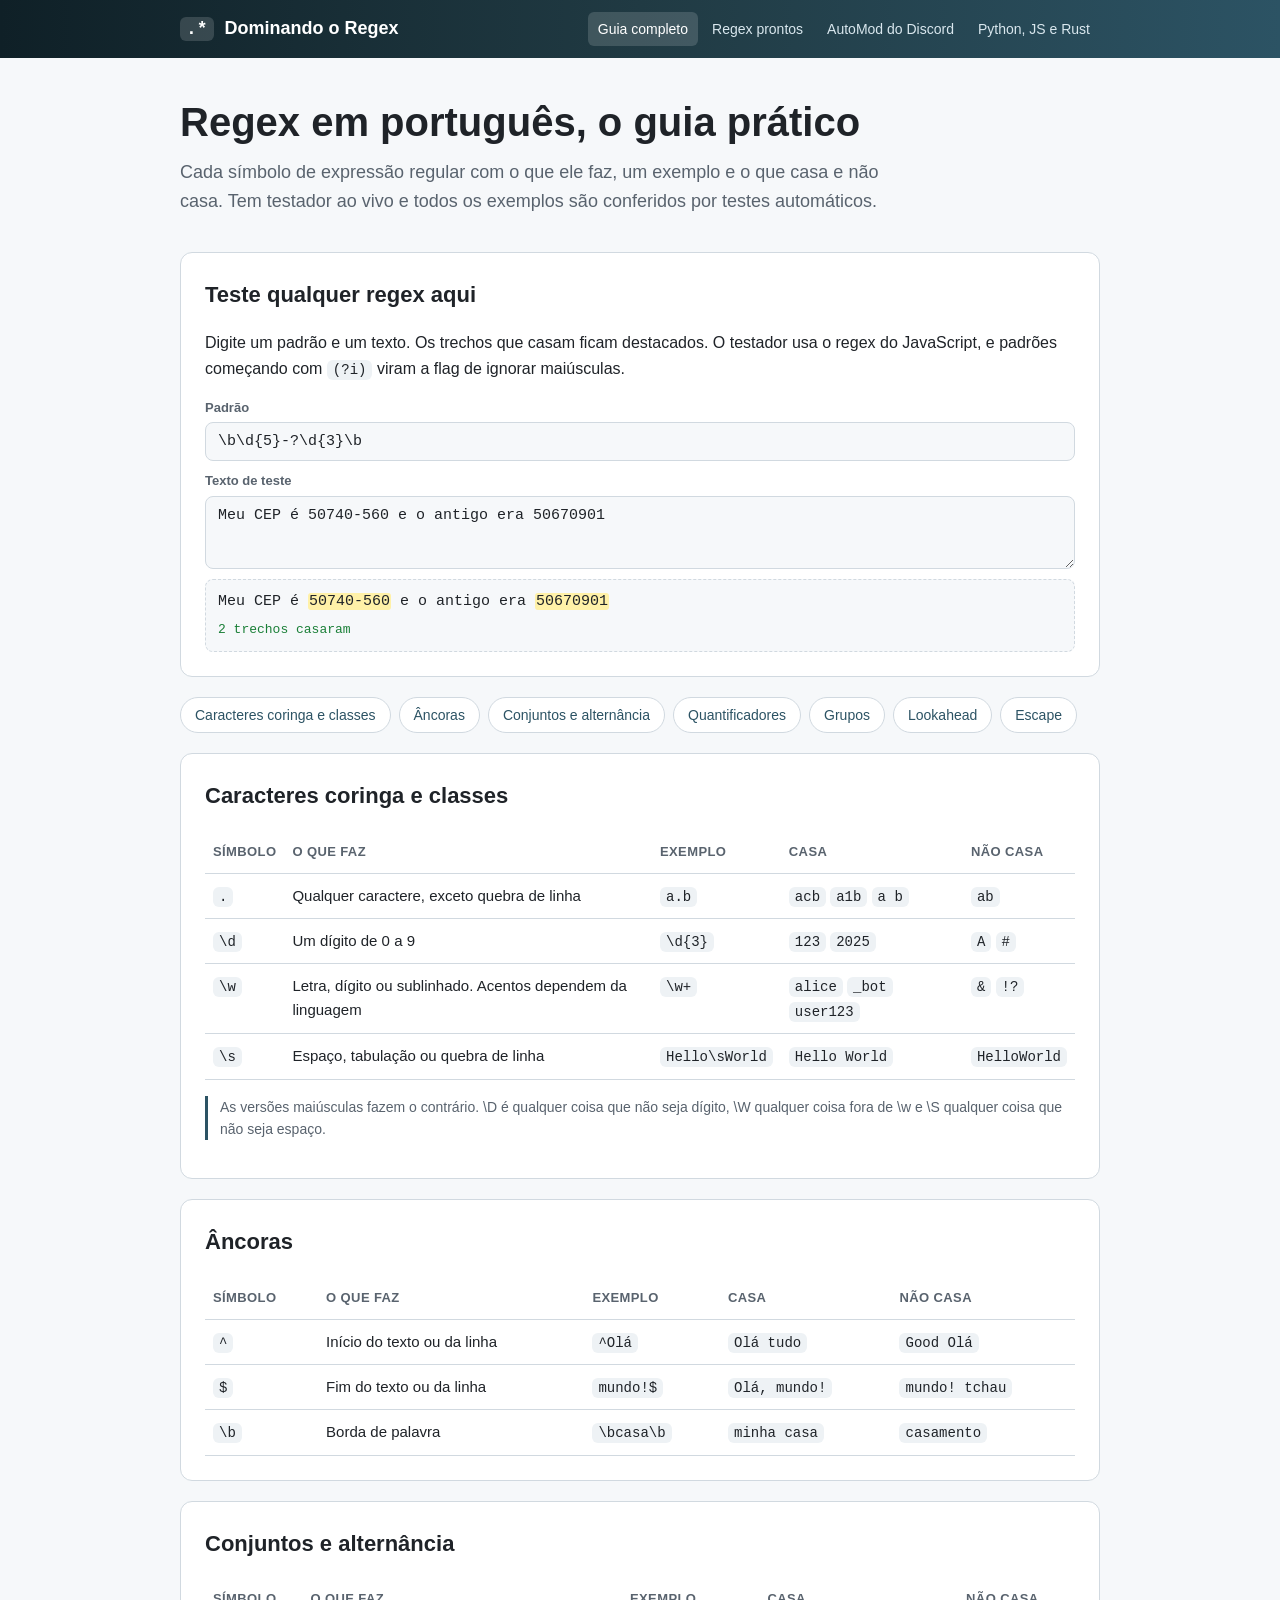
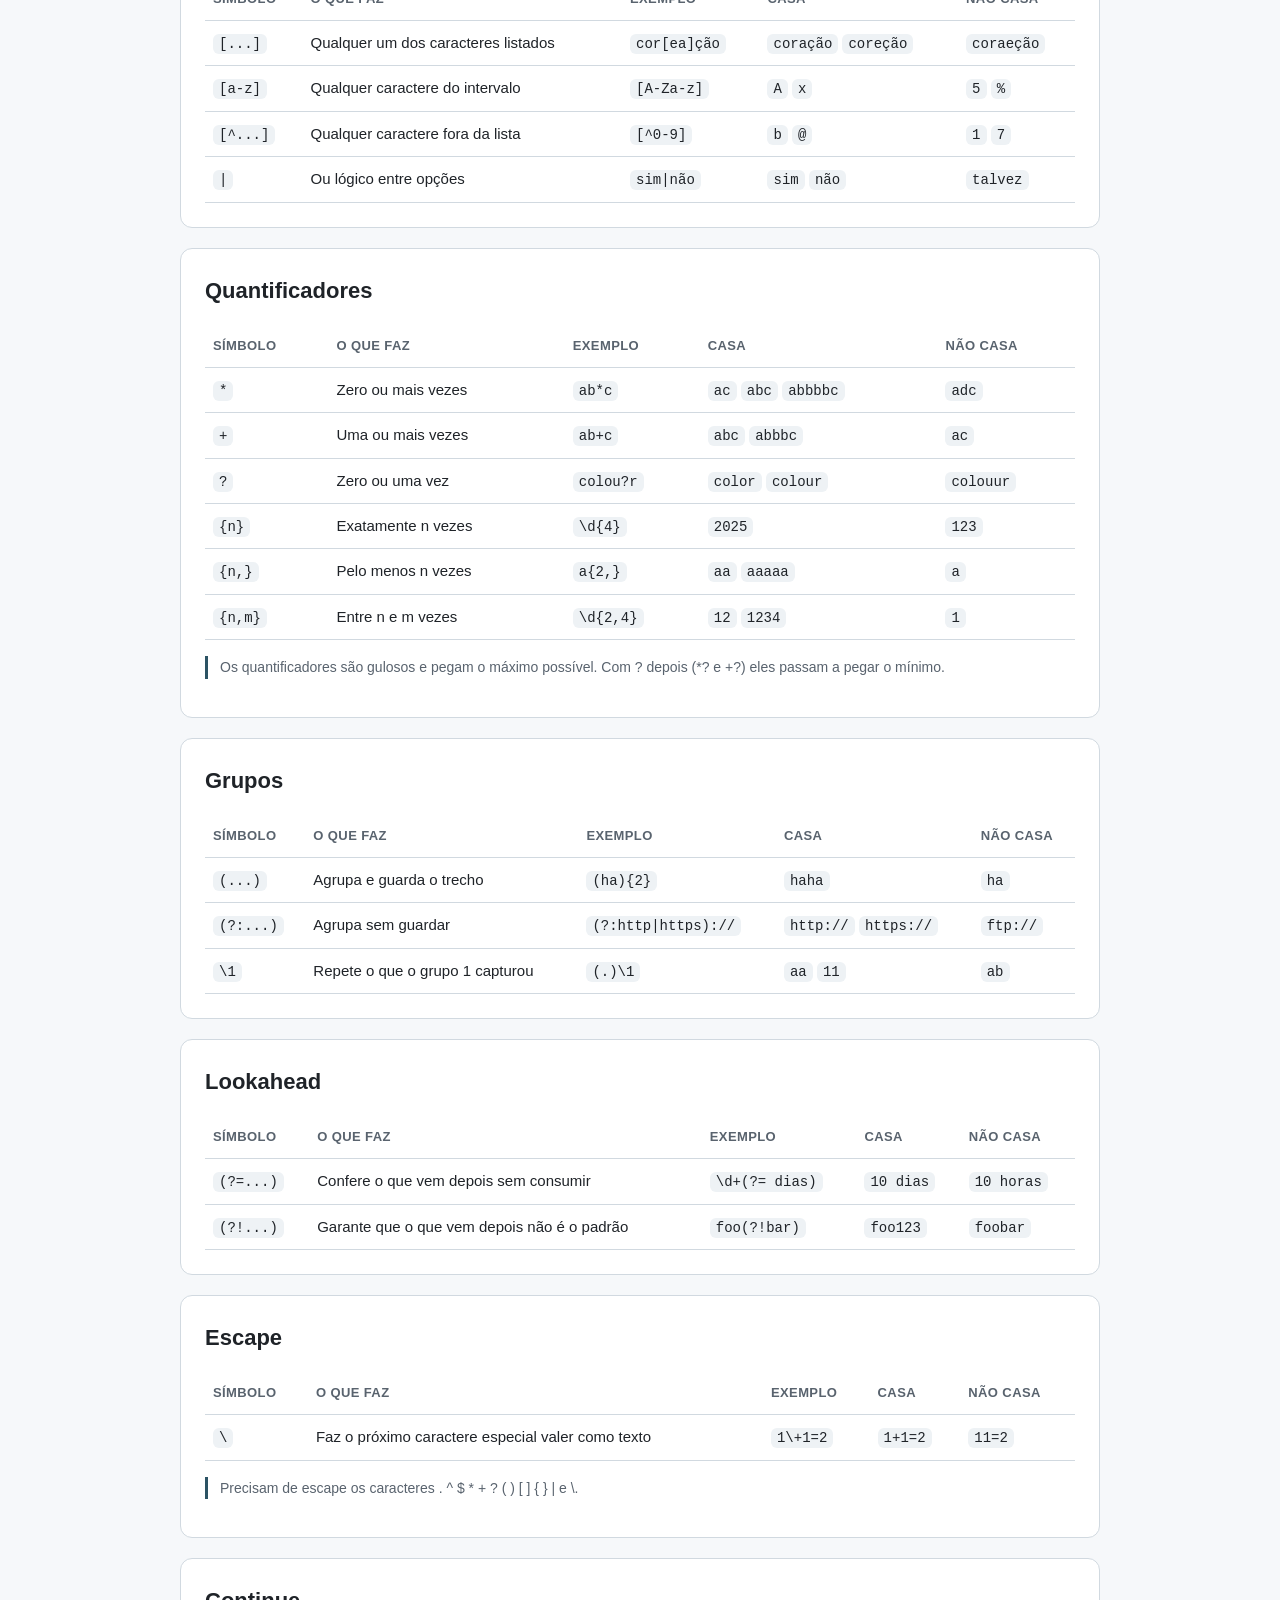
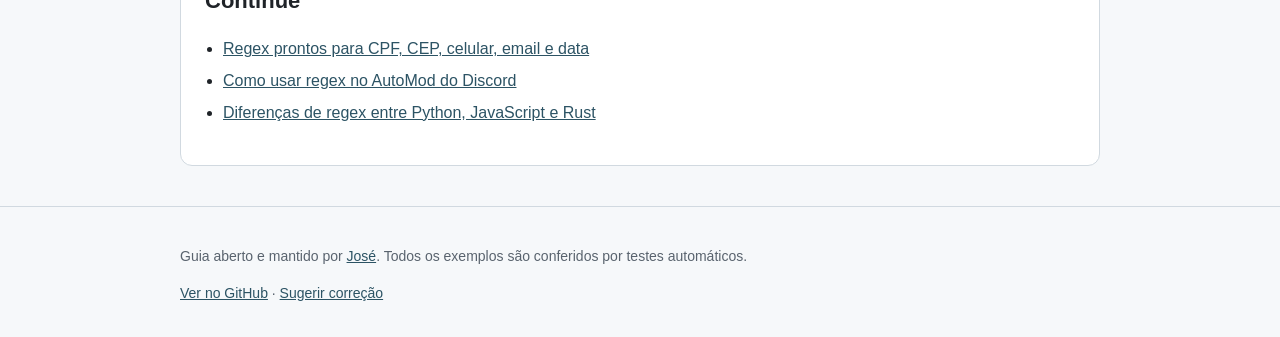
<file: docs/index.html>
<!DOCTYPE html>
<html lang="pt-BR">
<head>
<meta charset="utf-8">
<meta name="viewport" content="width=device-width, initial-scale=1">
<title>Regex em português | Guia de expressões regulares com exemplos</title>
<meta name="description" content="Guia de regex em português com tabela de símbolos, exemplos do que casa e não casa, testador online e regex prontos para CPF, CEP, celular e email.">
<meta name="keywords" content="regex, expressões regulares, regex em português, tutorial regex, cheatsheet regex">
<link rel="canonical" href="https://jose1777.github.io/Dominando-o-Regex/">
<meta property="og:type" content="article">
<meta property="og:locale" content="pt_BR">
<meta property="og:site_name" content="Dominando o Regex">
<meta property="og:title" content="Regex em português | Guia de expressões regulares com exemplos">
<meta property="og:description" content="Guia de regex em português com tabela de símbolos, exemplos do que casa e não casa, testador online e regex prontos para CPF, CEP, celular e email.">
<meta property="og:url" content="https://jose1777.github.io/Dominando-o-Regex/">
<meta property="og:image" content="https://jose1777.github.io/Dominando-o-Regex/og.png">
<meta name="twitter:card" content="summary_large_image">
<link rel="icon" href="favicon.svg" type="image/svg+xml">
<link rel="stylesheet" href="style.css">
<script type="application/ld+json">{"@context": "https://schema.org", "@type": "TechArticle", "headline": "Regex em português, o guia prático", "description": "Guia de regex em português com tabela de símbolos, exemplos do que casa e não casa, testador online e regex prontos para CPF, CEP, celular e email.", "inLanguage": "pt-BR", "url": "https://jose1777.github.io/Dominando-o-Regex/", "author": {"@type": "Person", "name": "José", "url": "https://github.com/Jose1777"}, "keywords": "regex, expressões regulares, regex em português, tutorial regex, cheatsheet regex"}</script>
</head>
<body>
<header class="top">
  <div class="wrap top-in">
    <a class="brand" href="index.html"><span class="brand-mark">.*</span> Dominando o Regex</a>
    <nav><a href="index.html" aria-current="page">Guia completo</a><a href="regex-prontos.html">Regex prontos</a><a href="regex-discord-automod.html">AutoMod do Discord</a><a href="sabores-de-regex.html">Python, JS e Rust</a></nav>
  </div>
</header>
<main class="wrap">
  <section class="hero">
    <h1>Regex em português, o guia prático</h1>
    <p class="lead">Cada símbolo de expressão regular com o que ele faz, um exemplo e o que casa e não casa. Tem testador ao vivo e todos os exemplos são conferidos por testes automáticos.</p>
  </section>
<section class="card">
<h2>Teste qualquer regex aqui</h2>
<p>Digite um padrão e um texto. Os trechos que casam ficam destacados. O testador usa o regex do JavaScript, e padrões começando com <code>(?i)</code> viram a flag de ignorar maiúsculas.</p>
<div class="tester">
  <label>Padrão<input class="t-pattern" value="\b\d{5}-?\d{3}\b" spellcheck="false"></label>
  <label>Texto de teste<textarea class="t-text" rows="3" spellcheck="false">Meu CEP é 50740-560 e o antigo era 50670901</textarea></label>
  <div class="t-out" aria-live="polite"></div>
</div>
</section>
<nav class="toc" aria-label="Sumário"><a href="#classes">Caracteres coringa e classes</a><a href="#ancoras">Âncoras</a><a href="#conjuntos">Conjuntos e alternância</a><a href="#quantificadores">Quantificadores</a><a href="#grupos">Grupos</a><a href="#lookahead">Lookahead</a><a href="#escape">Escape</a></nav>
<section class="card" id="classes"><h2>Caracteres coringa e classes</h2><div class="tbl"><table><thead><tr><th>Símbolo</th><th>O que faz</th><th>Exemplo</th><th>Casa</th><th>Não casa</th></tr></thead><tbody><tr><td><code>.</code></td><td>Qualquer caractere, exceto quebra de linha</td><td><code>a.b</code></td><td><code>acb</code> <code>a1b</code> <code>a b</code></td><td><code>ab</code></td></tr><tr><td><code>\d</code></td><td>Um dígito de 0 a 9</td><td><code>\d{3}</code></td><td><code>123</code> <code>2025</code></td><td><code>A</code> <code>#</code></td></tr><tr><td><code>\w</code></td><td>Letra, dígito ou sublinhado. Acentos dependem da linguagem</td><td><code>\w+</code></td><td><code>alice</code> <code>_bot</code> <code>user123</code></td><td><code>&amp;</code> <code>!?</code></td></tr><tr><td><code>\s</code></td><td>Espaço, tabulação ou quebra de linha</td><td><code>Hello\sWorld</code></td><td><code>Hello World</code></td><td><code>HelloWorld</code></td></tr></tbody></table></div><p class="tip">As versões maiúsculas fazem o contrário. \D é qualquer coisa que não seja dígito, \W qualquer coisa fora de \w e \S qualquer coisa que não seja espaço.</p></section>
<section class="card" id="ancoras"><h2>Âncoras</h2><div class="tbl"><table><thead><tr><th>Símbolo</th><th>O que faz</th><th>Exemplo</th><th>Casa</th><th>Não casa</th></tr></thead><tbody><tr><td><code>^</code></td><td>Início do texto ou da linha</td><td><code>^Olá</code></td><td><code>Olá tudo</code></td><td><code>Good Olá</code></td></tr><tr><td><code>$</code></td><td>Fim do texto ou da linha</td><td><code>mundo!$</code></td><td><code>Olá, mundo!</code></td><td><code>mundo! tchau</code></td></tr><tr><td><code>\b</code></td><td>Borda de palavra</td><td><code>\bcasa\b</code></td><td><code>minha casa</code></td><td><code>casamento</code></td></tr></tbody></table></div></section>
<section class="card" id="conjuntos"><h2>Conjuntos e alternância</h2><div class="tbl"><table><thead><tr><th>Símbolo</th><th>O que faz</th><th>Exemplo</th><th>Casa</th><th>Não casa</th></tr></thead><tbody><tr><td><code>[...]</code></td><td>Qualquer um dos caracteres listados</td><td><code>cor[ea]ção</code></td><td><code>coração</code> <code>coreção</code></td><td><code>coraeção</code></td></tr><tr><td><code>[a-z]</code></td><td>Qualquer caractere do intervalo</td><td><code>[A-Za-z]</code></td><td><code>A</code> <code>x</code></td><td><code>5</code> <code>%</code></td></tr><tr><td><code>[^...]</code></td><td>Qualquer caractere fora da lista</td><td><code>[^0-9]</code></td><td><code>b</code> <code>@</code></td><td><code>1</code> <code>7</code></td></tr><tr><td><code>|</code></td><td>Ou lógico entre opções</td><td><code>sim|não</code></td><td><code>sim</code> <code>não</code></td><td><code>talvez</code></td></tr></tbody></table></div></section>
<section class="card" id="quantificadores"><h2>Quantificadores</h2><div class="tbl"><table><thead><tr><th>Símbolo</th><th>O que faz</th><th>Exemplo</th><th>Casa</th><th>Não casa</th></tr></thead><tbody><tr><td><code>*</code></td><td>Zero ou mais vezes</td><td><code>ab*c</code></td><td><code>ac</code> <code>abc</code> <code>abbbbc</code></td><td><code>adc</code></td></tr><tr><td><code>+</code></td><td>Uma ou mais vezes</td><td><code>ab+c</code></td><td><code>abc</code> <code>abbbc</code></td><td><code>ac</code></td></tr><tr><td><code>?</code></td><td>Zero ou uma vez</td><td><code>colou?r</code></td><td><code>color</code> <code>colour</code></td><td><code>colouur</code></td></tr><tr><td><code>{n}</code></td><td>Exatamente n vezes</td><td><code>\d{4}</code></td><td><code>2025</code></td><td><code>123</code></td></tr><tr><td><code>{n,}</code></td><td>Pelo menos n vezes</td><td><code>a{2,}</code></td><td><code>aa</code> <code>aaaaa</code></td><td><code>a</code></td></tr><tr><td><code>{n,m}</code></td><td>Entre n e m vezes</td><td><code>\d{2,4}</code></td><td><code>12</code> <code>1234</code></td><td><code>1</code></td></tr></tbody></table></div><p class="tip">Os quantificadores são gulosos e pegam o máximo possível. Com ? depois (*? e +?) eles passam a pegar o mínimo.</p></section>
<section class="card" id="grupos"><h2>Grupos</h2><div class="tbl"><table><thead><tr><th>Símbolo</th><th>O que faz</th><th>Exemplo</th><th>Casa</th><th>Não casa</th></tr></thead><tbody><tr><td><code>(...)</code></td><td>Agrupa e guarda o trecho</td><td><code>(ha){2}</code></td><td><code>haha</code></td><td><code>ha</code></td></tr><tr><td><code>(?:...)</code></td><td>Agrupa sem guardar</td><td><code>(?:http|https)://</code></td><td><code>http://</code> <code>https://</code></td><td><code>ftp://</code></td></tr><tr><td><code>\1</code></td><td>Repete o que o grupo 1 capturou</td><td><code>(.)\1</code></td><td><code>aa</code> <code>11</code></td><td><code>ab</code></td></tr></tbody></table></div></section>
<section class="card" id="lookahead"><h2>Lookahead</h2><div class="tbl"><table><thead><tr><th>Símbolo</th><th>O que faz</th><th>Exemplo</th><th>Casa</th><th>Não casa</th></tr></thead><tbody><tr><td><code>(?=...)</code></td><td>Confere o que vem depois sem consumir</td><td><code>\d+(?= dias)</code></td><td><code>10 dias</code></td><td><code>10 horas</code></td></tr><tr><td><code>(?!...)</code></td><td>Garante que o que vem depois não é o padrão</td><td><code>foo(?!bar)</code></td><td><code>foo123</code></td><td><code>foobar</code></td></tr></tbody></table></div></section>
<section class="card" id="escape"><h2>Escape</h2><div class="tbl"><table><thead><tr><th>Símbolo</th><th>O que faz</th><th>Exemplo</th><th>Casa</th><th>Não casa</th></tr></thead><tbody><tr><td><code>\</code></td><td>Faz o próximo caractere especial valer como texto</td><td><code>1\+1=2</code></td><td><code>1+1=2</code></td><td><code>11=2</code></td></tr></tbody></table></div><p class="tip">Precisam de escape os caracteres . ^ $ * + ? ( ) [ ] { } | e \.</p></section>
<section class="card next">
<h2>Continue</h2>
<ul class="links">
<li><a href="regex-prontos.html">Regex prontos para CPF, CEP, celular, email e data</a></li>
<li><a href="regex-discord-automod.html">Como usar regex no AutoMod do Discord</a></li>
<li><a href="sabores-de-regex.html">Diferenças de regex entre Python, JavaScript e Rust</a></li>
</ul></section>
</main>
<footer class="foot">
  <div class="wrap">
    <p>Guia aberto e mantido por <a href="https://github.com/Jose1777">José</a>. Todos os exemplos são conferidos por testes automáticos.</p>
    <p><a href="https://github.com/Jose1777/Dominando-o-Regex">Ver no GitHub</a> · <a href="https://github.com/Jose1777/Dominando-o-Regex/issues">Sugerir correção</a></p>
  </div>
</footer>
<script src="tester.js"></script>
</body>
</html>
</file>
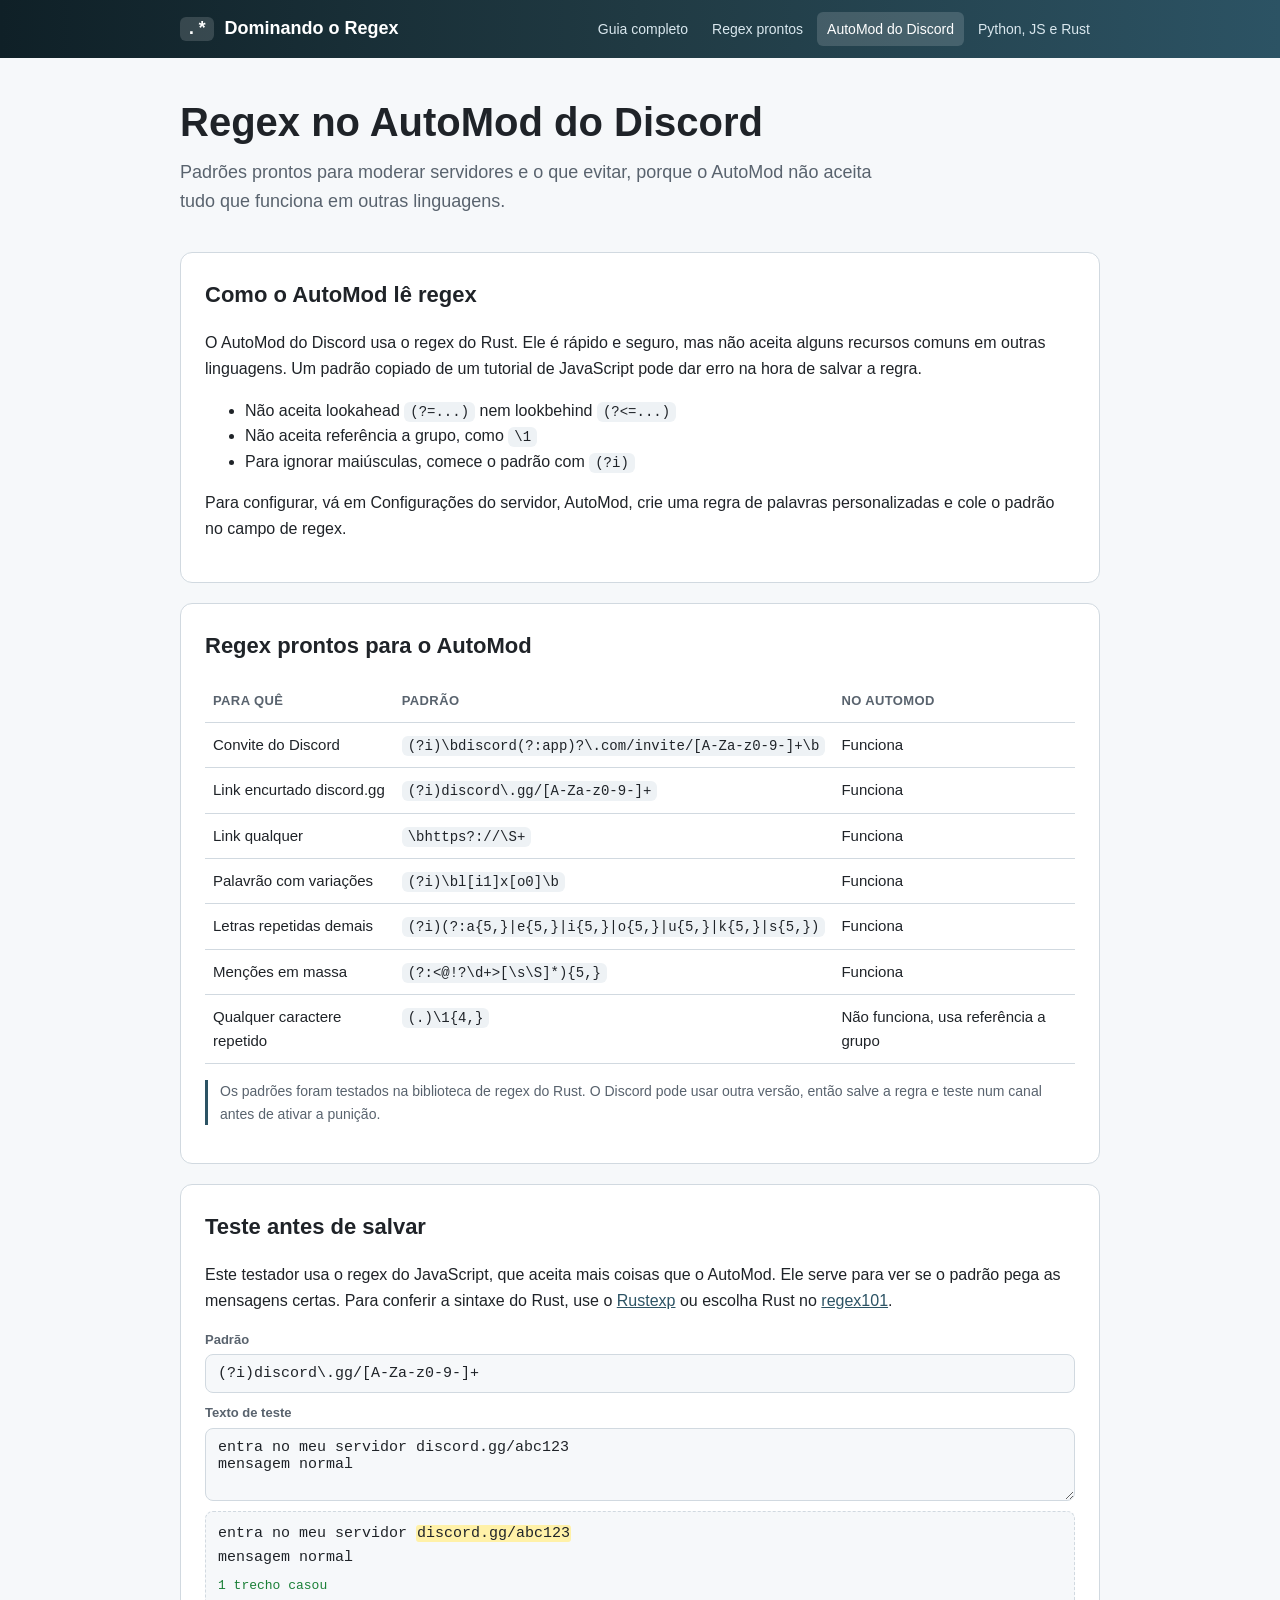
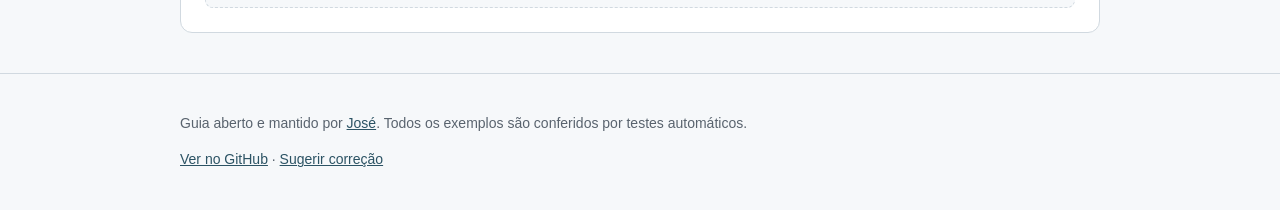
<file: docs/regex-discord-automod.html>
<!DOCTYPE html>
<html lang="pt-BR">
<head>
<meta charset="utf-8">
<meta name="viewport" content="width=device-width, initial-scale=1">
<title>Regex no AutoMod do Discord | Padrões prontos e o que não funciona</title>
<meta name="description" content="Como usar regex no AutoMod do Discord, o que o regex do Rust não aceita e padrões prontos para bloquear convites, links, spam e menções em massa.">
<meta name="keywords" content="regex discord, automod discord regex, bloquear convite discord, regex rust">
<link rel="canonical" href="https://jose1777.github.io/Dominando-o-Regex/regex-discord-automod.html">
<meta property="og:type" content="article">
<meta property="og:locale" content="pt_BR">
<meta property="og:site_name" content="Dominando o Regex">
<meta property="og:title" content="Regex no AutoMod do Discord | Padrões prontos e o que não funciona">
<meta property="og:description" content="Como usar regex no AutoMod do Discord, o que o regex do Rust não aceita e padrões prontos para bloquear convites, links, spam e menções em massa.">
<meta property="og:url" content="https://jose1777.github.io/Dominando-o-Regex/regex-discord-automod.html">
<meta property="og:image" content="https://jose1777.github.io/Dominando-o-Regex/og.png">
<meta name="twitter:card" content="summary_large_image">
<link rel="icon" href="favicon.svg" type="image/svg+xml">
<link rel="stylesheet" href="style.css">
<script type="application/ld+json">{"@context": "https://schema.org", "@type": "TechArticle", "headline": "Regex no AutoMod do Discord", "description": "Como usar regex no AutoMod do Discord, o que o regex do Rust não aceita e padrões prontos para bloquear convites, links, spam e menções em massa.", "inLanguage": "pt-BR", "url": "https://jose1777.github.io/Dominando-o-Regex/regex-discord-automod.html", "author": {"@type": "Person", "name": "José", "url": "https://github.com/Jose1777"}, "keywords": "regex discord, automod discord regex, bloquear convite discord, regex rust"}</script>
</head>
<body>
<header class="top">
  <div class="wrap top-in">
    <a class="brand" href="index.html"><span class="brand-mark">.*</span> Dominando o Regex</a>
    <nav><a href="index.html">Guia completo</a><a href="regex-prontos.html">Regex prontos</a><a href="regex-discord-automod.html" aria-current="page">AutoMod do Discord</a><a href="sabores-de-regex.html">Python, JS e Rust</a></nav>
  </div>
</header>
<main class="wrap">
  <section class="hero">
    <h1>Regex no AutoMod do Discord</h1>
    <p class="lead">Padrões prontos para moderar servidores e o que evitar, porque o AutoMod não aceita tudo que funciona em outras linguagens.</p>
  </section>
<section class="card">
<h2>Como o AutoMod lê regex</h2>
<p>O AutoMod do Discord usa o regex do Rust. Ele é rápido e seguro, mas não aceita alguns recursos comuns em outras linguagens. Um padrão copiado de um tutorial de JavaScript pode dar erro na hora de salvar a regra.</p>
<ul>
<li>Não aceita lookahead <code>(?=...)</code> nem lookbehind <code>(?&lt;=...)</code></li>
<li>Não aceita referência a grupo, como <code>\1</code></li>
<li>Para ignorar maiúsculas, comece o padrão com <code>(?i)</code></li>
</ul>
<p>Para configurar, vá em Configurações do servidor, AutoMod, crie uma regra de palavras personalizadas e cole o padrão no campo de regex.</p>
</section>
<section class="card">
<h2>Regex prontos para o AutoMod</h2>
<div class="tbl"><table><thead><tr><th>Para quê</th><th>Padrão</th><th>No AutoMod</th></tr></thead><tbody><tr><td>Convite do Discord</td><td><code>(?i)\bdiscord(?:app)?\.com/invite/[A-Za-z0-9-]+\b</code></td><td>Funciona</td></tr><tr><td>Link encurtado discord.gg</td><td><code>(?i)discord\.gg/[A-Za-z0-9-]+</code></td><td>Funciona</td></tr><tr><td>Link qualquer</td><td><code>\bhttps?://\S+</code></td><td>Funciona</td></tr><tr><td>Palavrão com variações</td><td><code>(?i)\bl[i1]x[o0]\b</code></td><td>Funciona</td></tr><tr><td>Letras repetidas demais</td><td><code>(?i)(?:a{5,}|e{5,}|i{5,}|o{5,}|u{5,}|k{5,}|s{5,})</code></td><td>Funciona</td></tr><tr><td>Menções em massa</td><td><code>(?:&lt;@!?\d+&gt;[\s\S]*){5,}</code></td><td>Funciona</td></tr><tr><td>Qualquer caractere repetido</td><td><code>(.)\1{4,}</code></td><td>Não funciona, usa referência a grupo</td></tr></tbody></table></div>
<p class="tip">Os padrões foram testados na biblioteca de regex do Rust. O Discord pode usar outra versão, então salve a regra e teste num canal antes de ativar a punição.</p>
</section>
<section class="card">
<h2>Teste antes de salvar</h2>
<p>Este testador usa o regex do JavaScript, que aceita mais coisas que o AutoMod. Ele serve para ver se o padrão pega as mensagens certas. Para conferir a sintaxe do Rust, use o <a href="https://rustexp.lpil.uk/">Rustexp</a> ou escolha Rust no <a href="https://regex101.com/">regex101</a>.</p>
<div class="tester">
  <label>Padrão<input class="t-pattern" value="(?i)discord\.gg/[A-Za-z0-9-]+" spellcheck="false"></label>
  <label>Texto de teste<textarea class="t-text" rows="3" spellcheck="false">entra no meu servidor discord.gg/abc123
mensagem normal</textarea></label>
  <div class="t-out" aria-live="polite"></div>
</div>
</section>
</main>
<footer class="foot">
  <div class="wrap">
    <p>Guia aberto e mantido por <a href="https://github.com/Jose1777">José</a>. Todos os exemplos são conferidos por testes automáticos.</p>
    <p><a href="https://github.com/Jose1777/Dominando-o-Regex">Ver no GitHub</a> · <a href="https://github.com/Jose1777/Dominando-o-Regex/issues">Sugerir correção</a></p>
  </div>
</footer>
<script src="tester.js"></script>
</body>
</html>
</file>
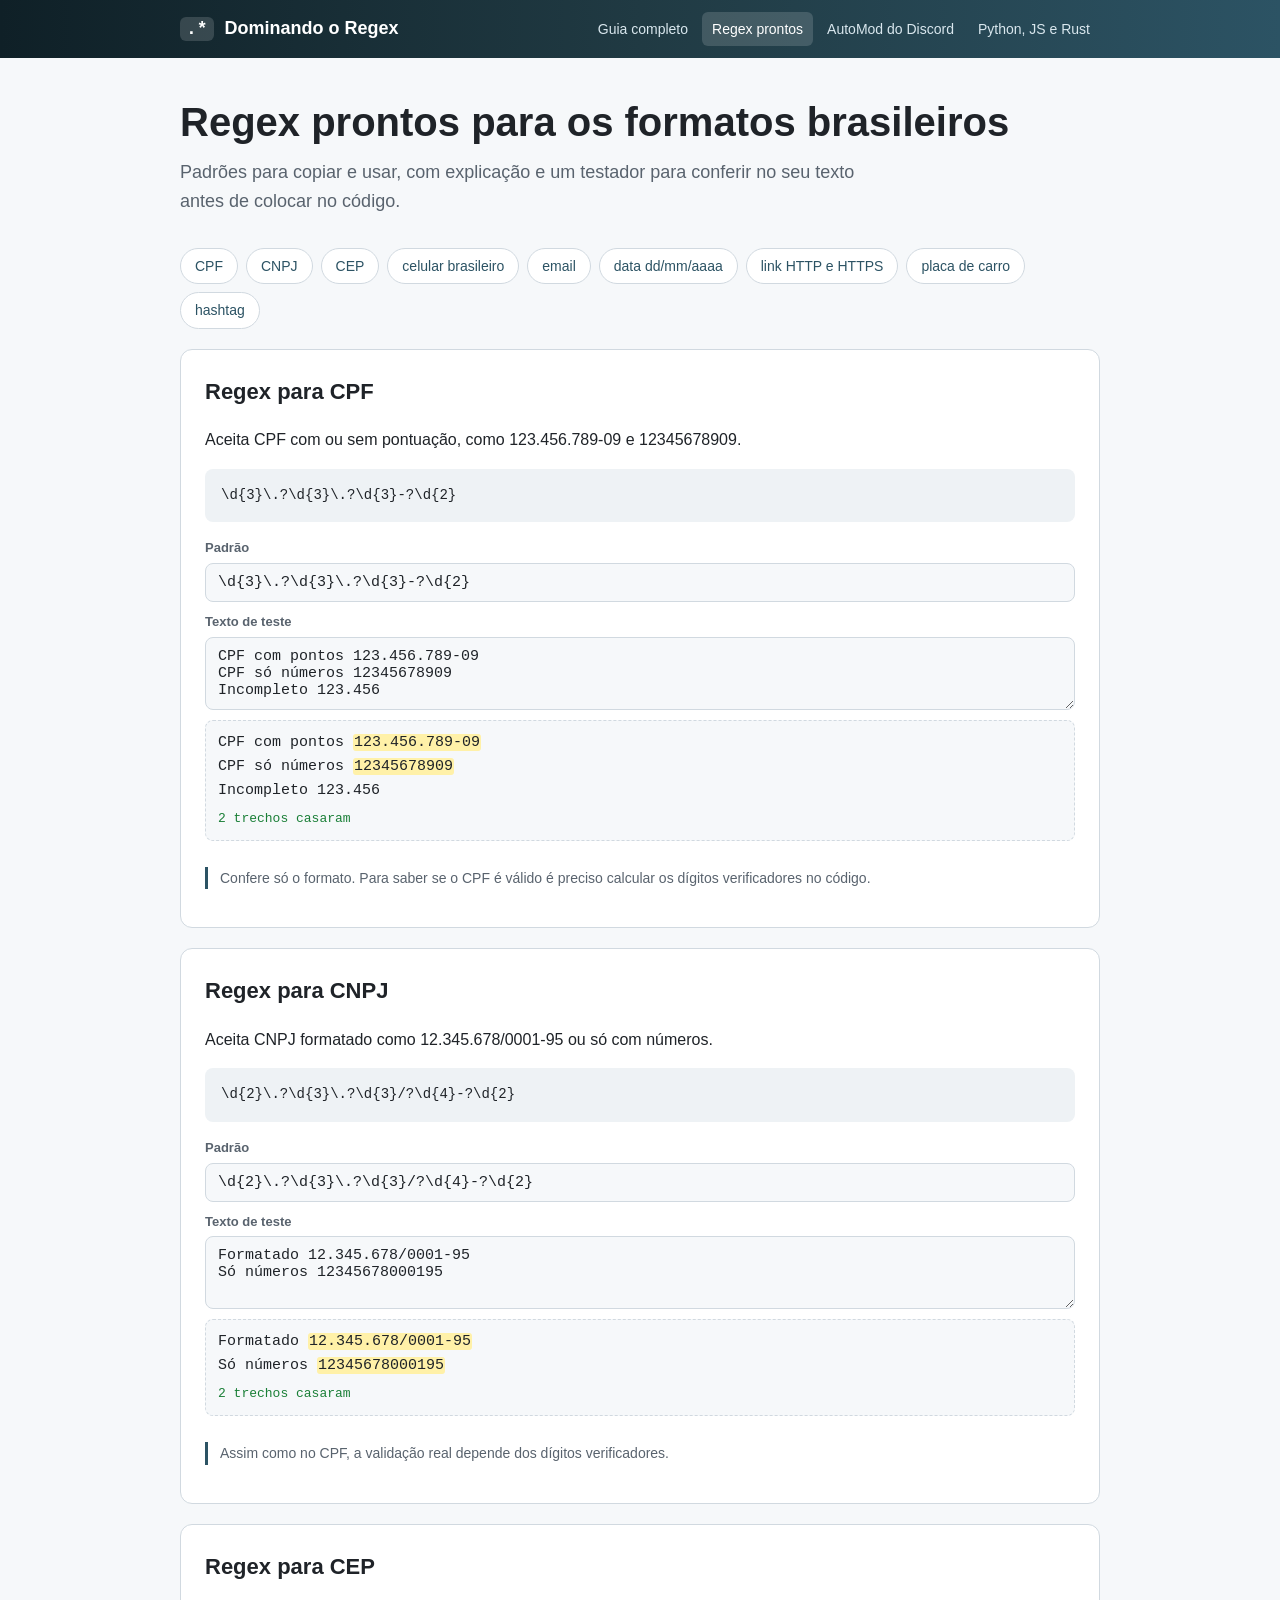
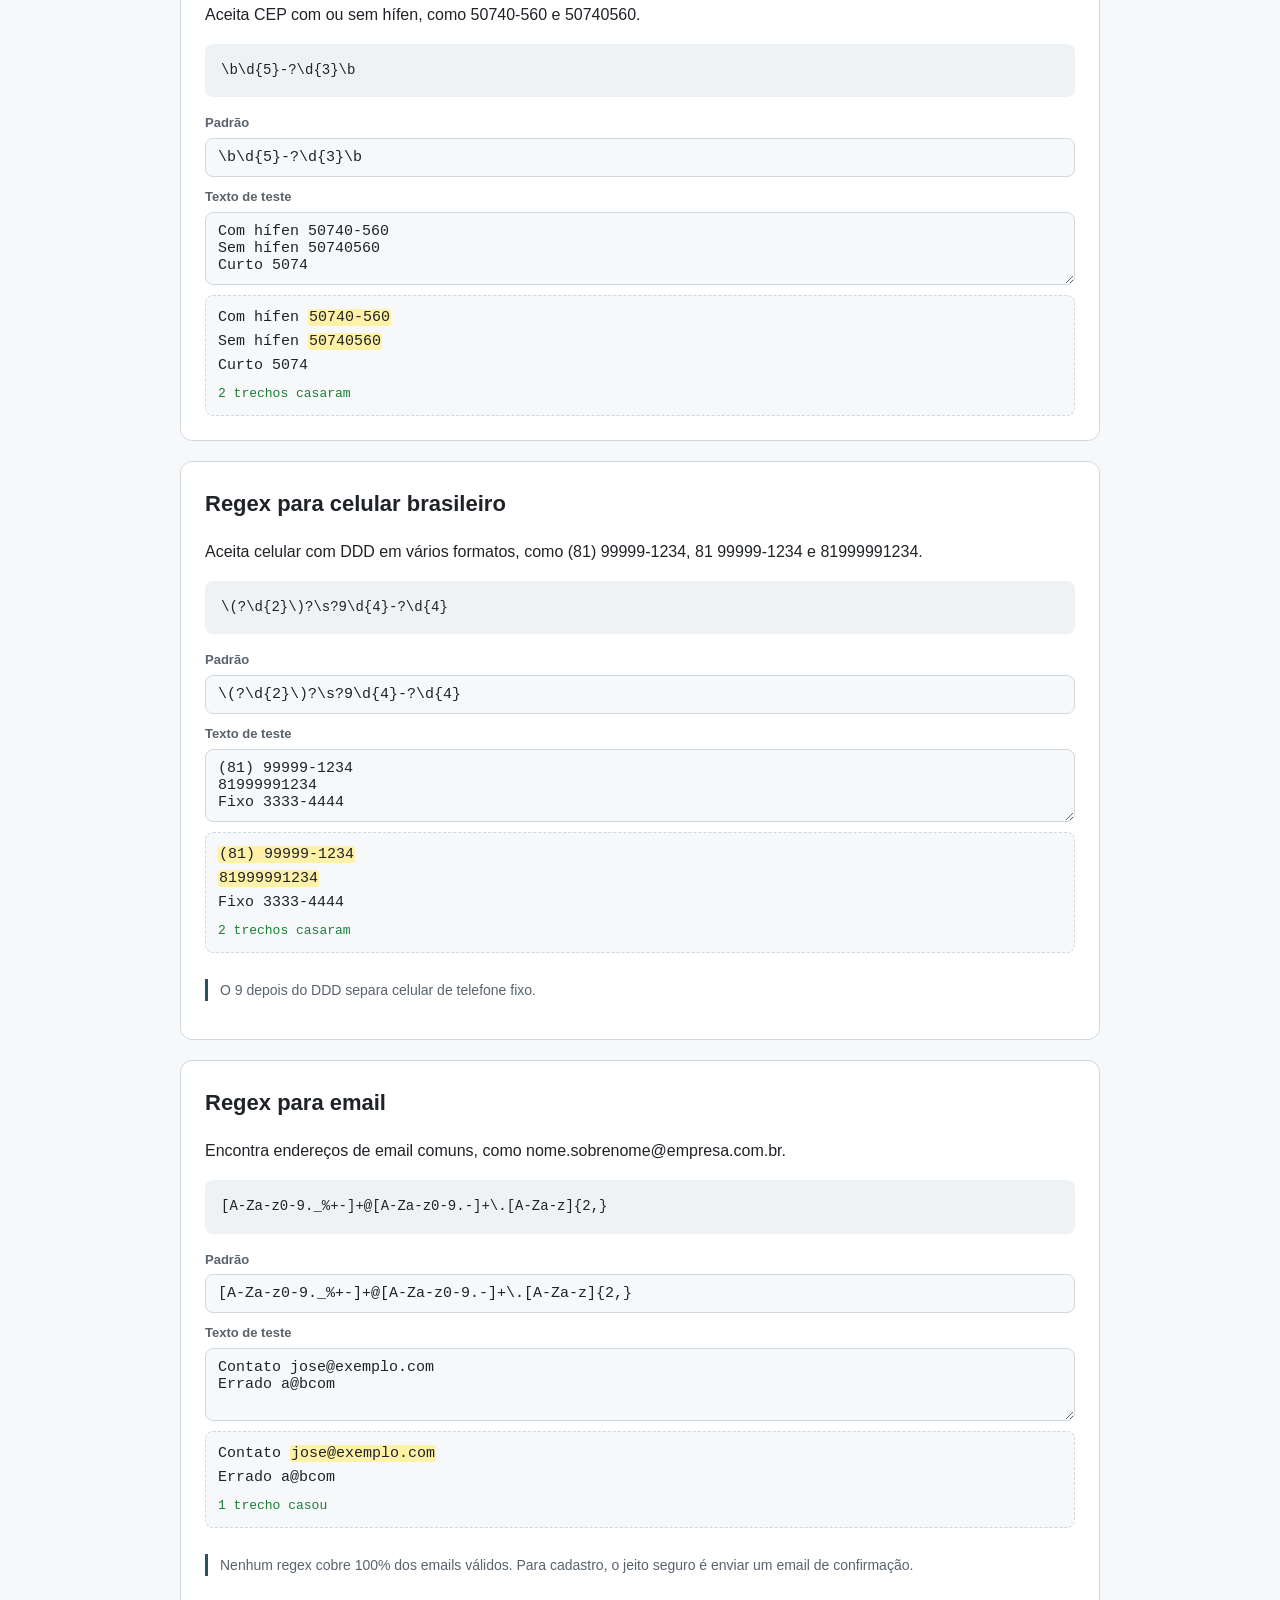
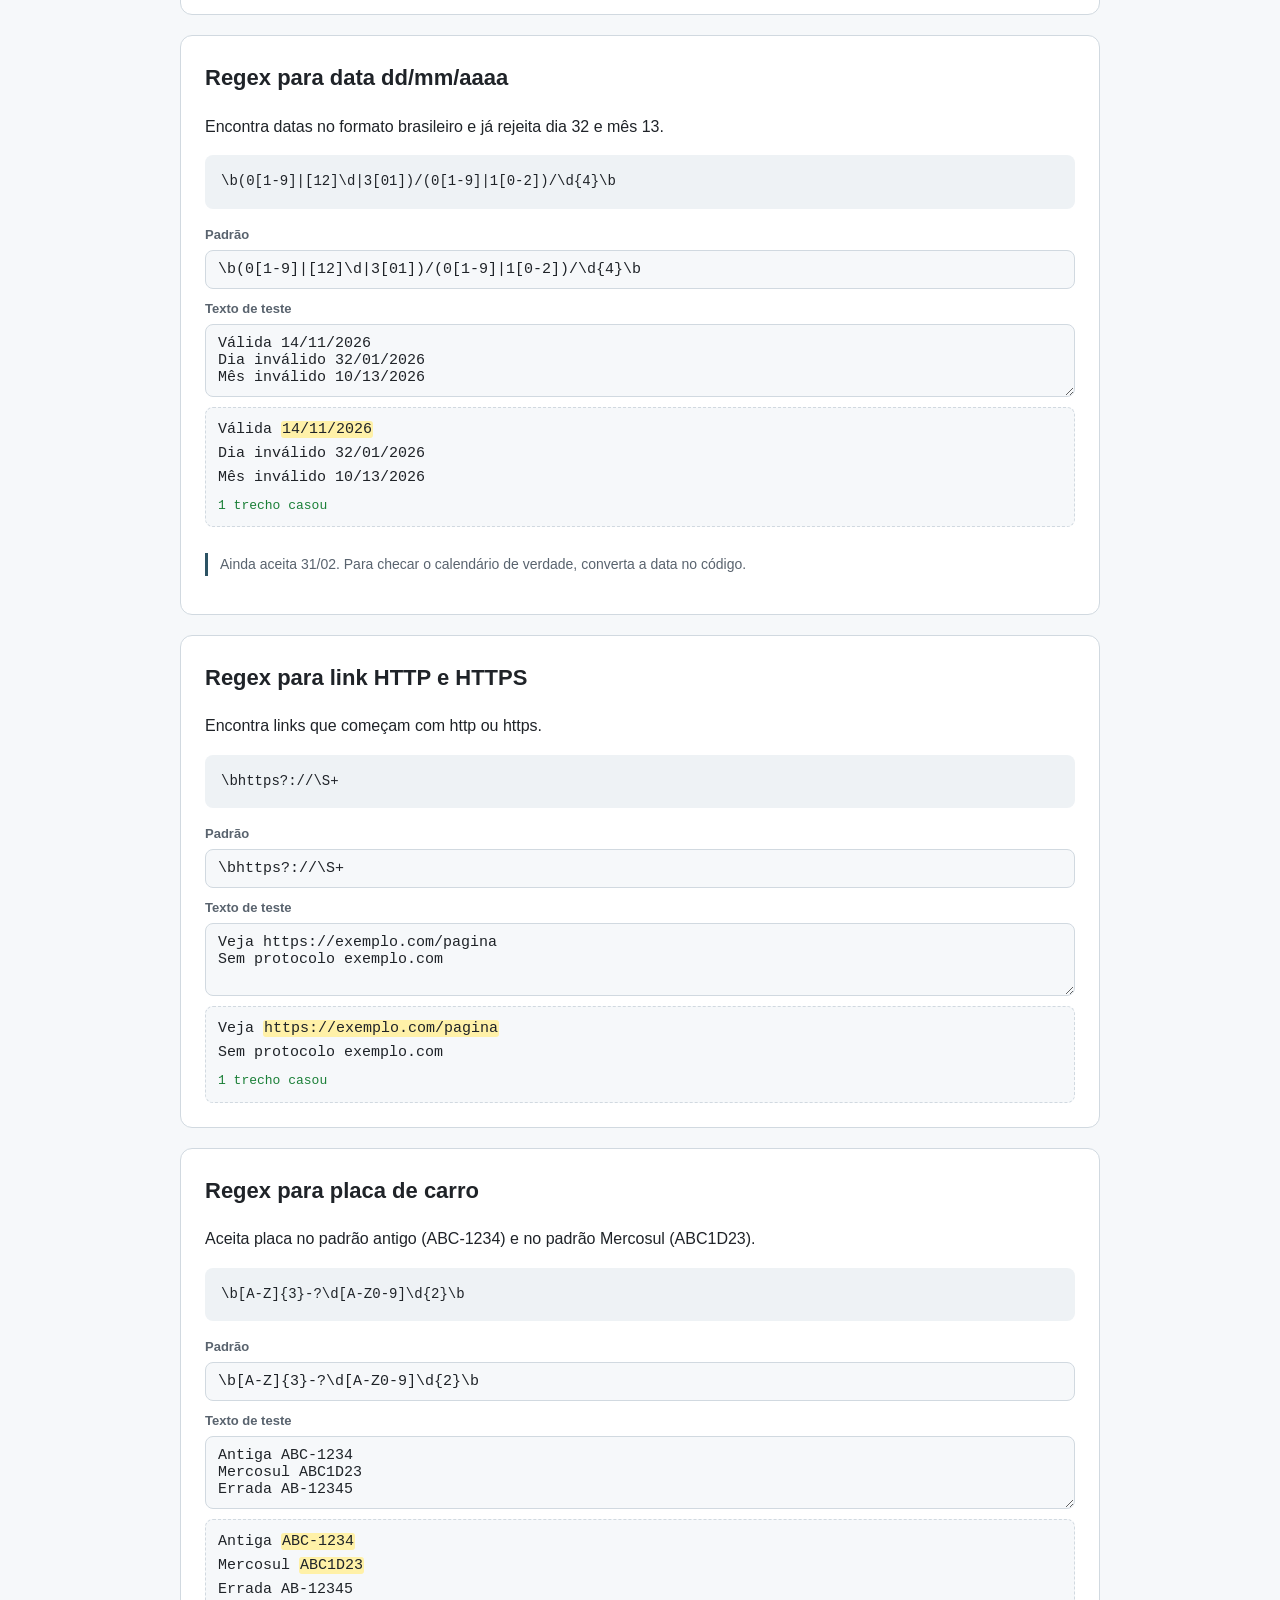
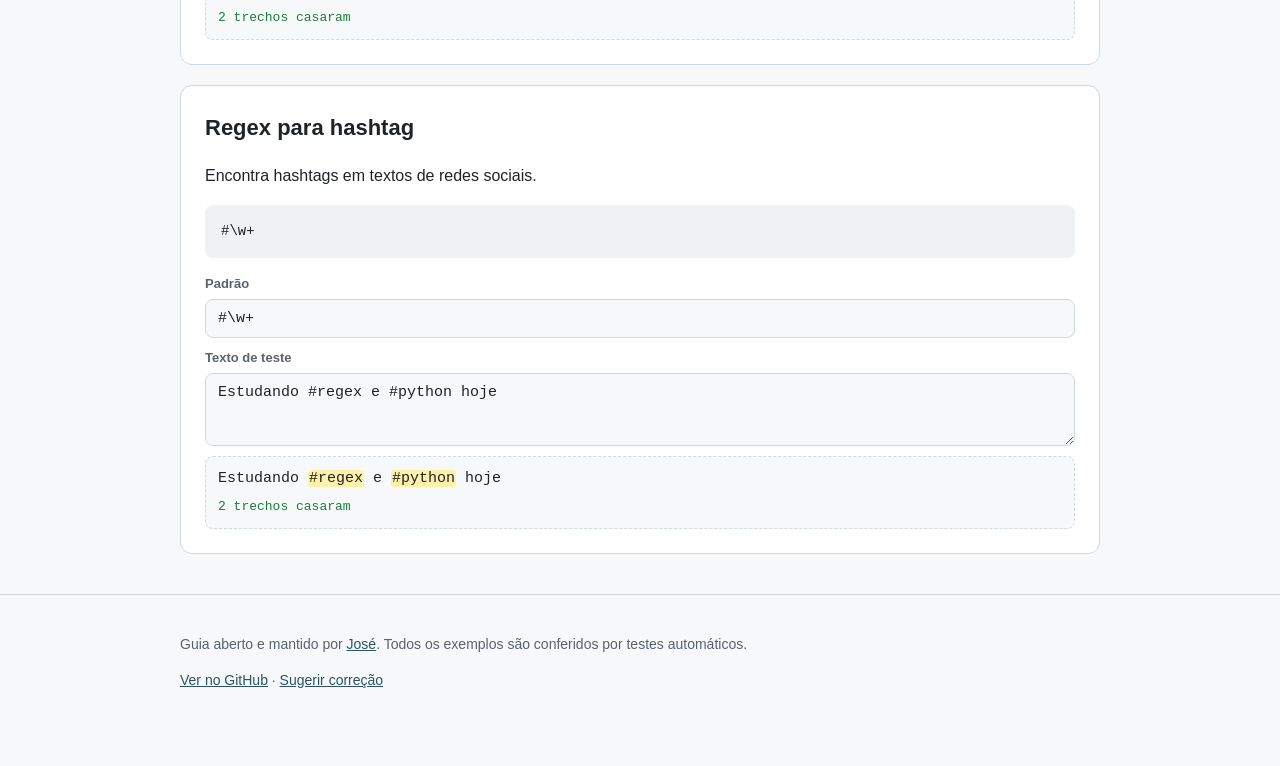
<file: docs/regex-prontos.html>
<!DOCTYPE html>
<html lang="pt-BR">
<head>
<meta charset="utf-8">
<meta name="viewport" content="width=device-width, initial-scale=1">
<title>Regex para CPF, CNPJ, CEP, celular, email e data | Dominando o Regex</title>
<meta name="description" content="Regex prontos e testados para CPF, CNPJ, CEP, celular brasileiro, email, data dd/mm/aaaa, placa Mercosul e links, com testador online.">
<meta name="keywords" content="regex cpf, regex cnpj, regex cep, regex celular, regex telefone, regex email, regex data, regex placa mercosul">
<link rel="canonical" href="https://jose1777.github.io/Dominando-o-Regex/regex-prontos.html">
<meta property="og:type" content="article">
<meta property="og:locale" content="pt_BR">
<meta property="og:site_name" content="Dominando o Regex">
<meta property="og:title" content="Regex para CPF, CNPJ, CEP, celular, email e data | Dominando o Regex">
<meta property="og:description" content="Regex prontos e testados para CPF, CNPJ, CEP, celular brasileiro, email, data dd/mm/aaaa, placa Mercosul e links, com testador online.">
<meta property="og:url" content="https://jose1777.github.io/Dominando-o-Regex/regex-prontos.html">
<meta property="og:image" content="https://jose1777.github.io/Dominando-o-Regex/og.png">
<meta name="twitter:card" content="summary_large_image">
<link rel="icon" href="favicon.svg" type="image/svg+xml">
<link rel="stylesheet" href="style.css">
<script type="application/ld+json">{"@context": "https://schema.org", "@type": "TechArticle", "headline": "Regex prontos para os formatos brasileiros", "description": "Regex prontos e testados para CPF, CNPJ, CEP, celular brasileiro, email, data dd/mm/aaaa, placa Mercosul e links, com testador online.", "inLanguage": "pt-BR", "url": "https://jose1777.github.io/Dominando-o-Regex/regex-prontos.html", "author": {"@type": "Person", "name": "José", "url": "https://github.com/Jose1777"}, "keywords": "regex cpf, regex cnpj, regex cep, regex celular, regex telefone, regex email, regex data, regex placa mercosul"}</script>
</head>
<body>
<header class="top">
  <div class="wrap top-in">
    <a class="brand" href="index.html"><span class="brand-mark">.*</span> Dominando o Regex</a>
    <nav><a href="index.html">Guia completo</a><a href="regex-prontos.html" aria-current="page">Regex prontos</a><a href="regex-discord-automod.html">AutoMod do Discord</a><a href="sabores-de-regex.html">Python, JS e Rust</a></nav>
  </div>
</header>
<main class="wrap">
  <section class="hero">
    <h1>Regex prontos para os formatos brasileiros</h1>
    <p class="lead">Padrões para copiar e usar, com explicação e um testador para conferir no seu texto antes de colocar no código.</p>
  </section>
<nav class="toc" aria-label="Sumário"><a href="#cpf">CPF</a><a href="#cnpj">CNPJ</a><a href="#cep">CEP</a><a href="#celular">celular brasileiro</a><a href="#email">email</a><a href="#data">data dd/mm/aaaa</a><a href="#url">link HTTP e HTTPS</a><a href="#placa">placa de carro</a><a href="#hashtag">hashtag</a></nav>
<section class="card" id="cpf">
<h2>Regex para CPF</h2>
<p>Aceita CPF com ou sem pontuação, como 123.456.789-09 e 12345678909.</p>
<pre><code>\d{3}\.?\d{3}\.?\d{3}-?\d{2}</code></pre>
<div class="tester">
  <label>Padrão<input class="t-pattern" value="\d{3}\.?\d{3}\.?\d{3}-?\d{2}" spellcheck="false"></label>
  <label>Texto de teste<textarea class="t-text" rows="3" spellcheck="false">CPF com pontos 123.456.789-09
CPF só números 12345678909
Incompleto 123.456</textarea></label>
  <div class="t-out" aria-live="polite"></div><p class="note">Confere só o formato. Para saber se o CPF é válido é preciso calcular os dígitos verificadores no código.</p>
</div>
</section>
<section class="card" id="cnpj">
<h2>Regex para CNPJ</h2>
<p>Aceita CNPJ formatado como 12.345.678/0001-95 ou só com números.</p>
<pre><code>\d{2}\.?\d{3}\.?\d{3}/?\d{4}-?\d{2}</code></pre>
<div class="tester">
  <label>Padrão<input class="t-pattern" value="\d{2}\.?\d{3}\.?\d{3}/?\d{4}-?\d{2}" spellcheck="false"></label>
  <label>Texto de teste<textarea class="t-text" rows="3" spellcheck="false">Formatado 12.345.678/0001-95
Só números 12345678000195</textarea></label>
  <div class="t-out" aria-live="polite"></div><p class="note">Assim como no CPF, a validação real depende dos dígitos verificadores.</p>
</div>
</section>
<section class="card" id="cep">
<h2>Regex para CEP</h2>
<p>Aceita CEP com ou sem hífen, como 50740-560 e 50740560.</p>
<pre><code>\b\d{5}-?\d{3}\b</code></pre>
<div class="tester">
  <label>Padrão<input class="t-pattern" value="\b\d{5}-?\d{3}\b" spellcheck="false"></label>
  <label>Texto de teste<textarea class="t-text" rows="3" spellcheck="false">Com hífen 50740-560
Sem hífen 50740560
Curto 5074</textarea></label>
  <div class="t-out" aria-live="polite"></div>
</div>
</section>
<section class="card" id="celular">
<h2>Regex para celular brasileiro</h2>
<p>Aceita celular com DDD em vários formatos, como (81) 99999-1234, 81 99999-1234 e 81999991234.</p>
<pre><code>\(?\d{2}\)?\s?9\d{4}-?\d{4}</code></pre>
<div class="tester">
  <label>Padrão<input class="t-pattern" value="\(?\d{2}\)?\s?9\d{4}-?\d{4}" spellcheck="false"></label>
  <label>Texto de teste<textarea class="t-text" rows="3" spellcheck="false">(81) 99999-1234
81999991234
Fixo 3333-4444</textarea></label>
  <div class="t-out" aria-live="polite"></div><p class="note">O 9 depois do DDD separa celular de telefone fixo.</p>
</div>
</section>
<section class="card" id="email">
<h2>Regex para email</h2>
<p>Encontra endereços de email comuns, como nome.sobrenome@empresa.com.br.</p>
<pre><code>[A-Za-z0-9._%+-]+@[A-Za-z0-9.-]+\.[A-Za-z]{2,}</code></pre>
<div class="tester">
  <label>Padrão<input class="t-pattern" value="[A-Za-z0-9._%+-]+@[A-Za-z0-9.-]+\.[A-Za-z]{2,}" spellcheck="false"></label>
  <label>Texto de teste<textarea class="t-text" rows="3" spellcheck="false">Contato jose@exemplo.com
Errado a@bcom</textarea></label>
  <div class="t-out" aria-live="polite"></div><p class="note">Nenhum regex cobre 100% dos emails válidos. Para cadastro, o jeito seguro é enviar um email de confirmação.</p>
</div>
</section>
<section class="card" id="data">
<h2>Regex para data dd/mm/aaaa</h2>
<p>Encontra datas no formato brasileiro e já rejeita dia 32 e mês 13.</p>
<pre><code>\b(0[1-9]|[12]\d|3[01])/(0[1-9]|1[0-2])/\d{4}\b</code></pre>
<div class="tester">
  <label>Padrão<input class="t-pattern" value="\b(0[1-9]|[12]\d|3[01])/(0[1-9]|1[0-2])/\d{4}\b" spellcheck="false"></label>
  <label>Texto de teste<textarea class="t-text" rows="3" spellcheck="false">Válida 14/11/2026
Dia inválido 32/01/2026
Mês inválido 10/13/2026</textarea></label>
  <div class="t-out" aria-live="polite"></div><p class="note">Ainda aceita 31/02. Para checar o calendário de verdade, converta a data no código.</p>
</div>
</section>
<section class="card" id="url">
<h2>Regex para link HTTP e HTTPS</h2>
<p>Encontra links que começam com http ou https.</p>
<pre><code>\bhttps?://\S+</code></pre>
<div class="tester">
  <label>Padrão<input class="t-pattern" value="\bhttps?://\S+" spellcheck="false"></label>
  <label>Texto de teste<textarea class="t-text" rows="3" spellcheck="false">Veja https://exemplo.com/pagina
Sem protocolo exemplo.com</textarea></label>
  <div class="t-out" aria-live="polite"></div>
</div>
</section>
<section class="card" id="placa">
<h2>Regex para placa de carro</h2>
<p>Aceita placa no padrão antigo (ABC-1234) e no padrão Mercosul (ABC1D23).</p>
<pre><code>\b[A-Z]{3}-?\d[A-Z0-9]\d{2}\b</code></pre>
<div class="tester">
  <label>Padrão<input class="t-pattern" value="\b[A-Z]{3}-?\d[A-Z0-9]\d{2}\b" spellcheck="false"></label>
  <label>Texto de teste<textarea class="t-text" rows="3" spellcheck="false">Antiga ABC-1234
Mercosul ABC1D23
Errada AB-12345</textarea></label>
  <div class="t-out" aria-live="polite"></div>
</div>
</section>
<section class="card" id="hashtag">
<h2>Regex para hashtag</h2>
<p>Encontra hashtags em textos de redes sociais.</p>
<pre><code>#\w+</code></pre>
<div class="tester">
  <label>Padrão<input class="t-pattern" value="#\w+" spellcheck="false"></label>
  <label>Texto de teste<textarea class="t-text" rows="3" spellcheck="false">Estudando #regex e #python hoje</textarea></label>
  <div class="t-out" aria-live="polite"></div>
</div>
</section>
</main>
<footer class="foot">
  <div class="wrap">
    <p>Guia aberto e mantido por <a href="https://github.com/Jose1777">José</a>. Todos os exemplos são conferidos por testes automáticos.</p>
    <p><a href="https://github.com/Jose1777/Dominando-o-Regex">Ver no GitHub</a> · <a href="https://github.com/Jose1777/Dominando-o-Regex/issues">Sugerir correção</a></p>
  </div>
</footer>
<script src="tester.js"></script>
</body>
</html>
</file>
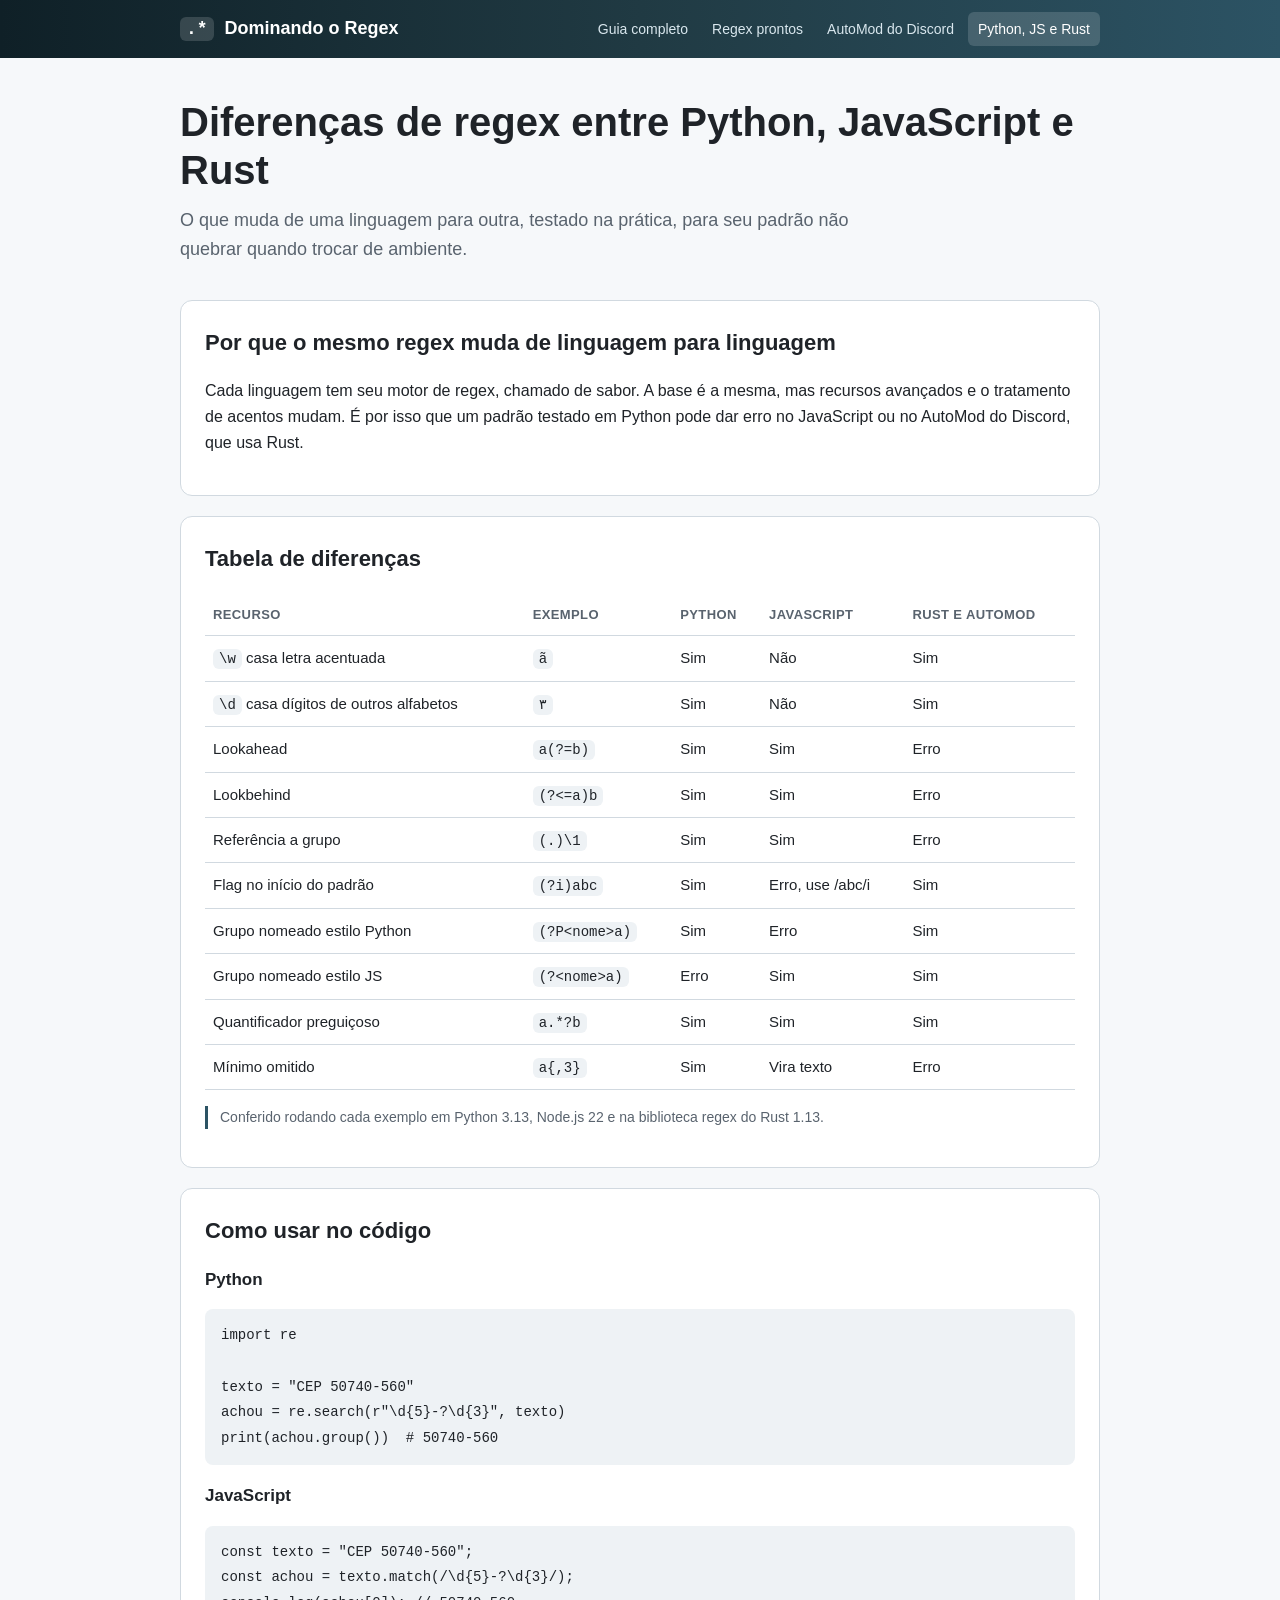
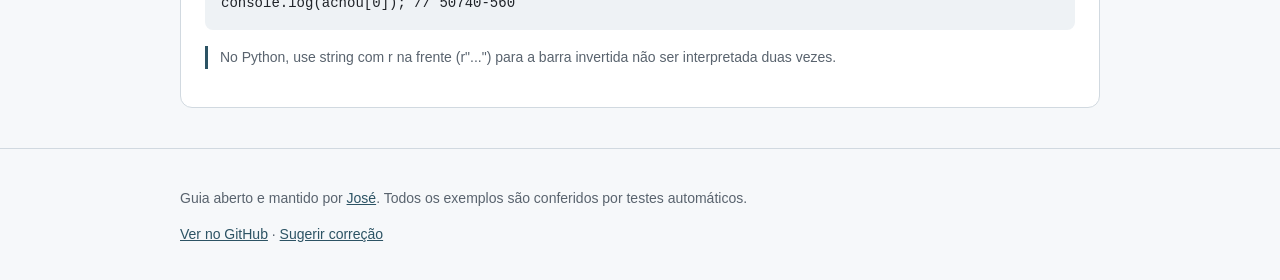
<file: docs/sabores-de-regex.html>
<!DOCTYPE html>
<html lang="pt-BR">
<head>
<meta charset="utf-8">
<meta name="viewport" content="width=device-width, initial-scale=1">
<title>Regex no Python, JavaScript e Rust | Diferenças e exemplos</title>
<meta name="description" content="Tabela com as diferenças de regex entre Python, JavaScript e Rust (AutoMod do Discord), testada na prática, com exemplos de uso no código.">
<meta name="keywords" content="regex python, regex javascript, regex rust, diferença regex, re python, regexp javascript">
<link rel="canonical" href="https://jose1777.github.io/Dominando-o-Regex/sabores-de-regex.html">
<meta property="og:type" content="article">
<meta property="og:locale" content="pt_BR">
<meta property="og:site_name" content="Dominando o Regex">
<meta property="og:title" content="Regex no Python, JavaScript e Rust | Diferenças e exemplos">
<meta property="og:description" content="Tabela com as diferenças de regex entre Python, JavaScript e Rust (AutoMod do Discord), testada na prática, com exemplos de uso no código.">
<meta property="og:url" content="https://jose1777.github.io/Dominando-o-Regex/sabores-de-regex.html">
<meta property="og:image" content="https://jose1777.github.io/Dominando-o-Regex/og.png">
<meta name="twitter:card" content="summary_large_image">
<link rel="icon" href="favicon.svg" type="image/svg+xml">
<link rel="stylesheet" href="style.css">
<script type="application/ld+json">{"@context": "https://schema.org", "@type": "TechArticle", "headline": "Diferenças de regex entre Python, JavaScript e Rust", "description": "Tabela com as diferenças de regex entre Python, JavaScript e Rust (AutoMod do Discord), testada na prática, com exemplos de uso no código.", "inLanguage": "pt-BR", "url": "https://jose1777.github.io/Dominando-o-Regex/sabores-de-regex.html", "author": {"@type": "Person", "name": "José", "url": "https://github.com/Jose1777"}, "keywords": "regex python, regex javascript, regex rust, diferença regex, re python, regexp javascript"}</script>
</head>
<body>
<header class="top">
  <div class="wrap top-in">
    <a class="brand" href="index.html"><span class="brand-mark">.*</span> Dominando o Regex</a>
    <nav><a href="index.html">Guia completo</a><a href="regex-prontos.html">Regex prontos</a><a href="regex-discord-automod.html">AutoMod do Discord</a><a href="sabores-de-regex.html" aria-current="page">Python, JS e Rust</a></nav>
  </div>
</header>
<main class="wrap">
  <section class="hero">
    <h1>Diferenças de regex entre Python, JavaScript e Rust</h1>
    <p class="lead">O que muda de uma linguagem para outra, testado na prática, para seu padrão não quebrar quando trocar de ambiente.</p>
  </section>
<section class="card">
<h2>Por que o mesmo regex muda de linguagem para linguagem</h2>
<p>Cada linguagem tem seu motor de regex, chamado de sabor. A base é a mesma, mas recursos avançados e o tratamento de acentos mudam. É por isso que um padrão testado em Python pode dar erro no JavaScript ou no AutoMod do Discord, que usa Rust.</p>
</section>
<section class="card">
<h2>Tabela de diferenças</h2>
<div class="tbl"><table><thead><tr><th>Recurso</th><th>Exemplo</th><th>Python</th><th>JavaScript</th><th>Rust e AutoMod</th></tr></thead><tbody><tr><td><code>\w</code> casa letra acentuada</td><td><code>ã</code></td><td>Sim</td><td>Não</td><td>Sim</td></tr><tr><td><code>\d</code> casa dígitos de outros alfabetos</td><td><code>٣</code></td><td>Sim</td><td>Não</td><td>Sim</td></tr><tr><td>Lookahead</td><td><code>a(?=b)</code></td><td>Sim</td><td>Sim</td><td>Erro</td></tr><tr><td>Lookbehind</td><td><code>(?&lt;=a)b</code></td><td>Sim</td><td>Sim</td><td>Erro</td></tr><tr><td>Referência a grupo</td><td><code>(.)\1</code></td><td>Sim</td><td>Sim</td><td>Erro</td></tr><tr><td>Flag no início do padrão</td><td><code>(?i)abc</code></td><td>Sim</td><td>Erro, use /abc/i</td><td>Sim</td></tr><tr><td>Grupo nomeado estilo Python</td><td><code>(?P&lt;nome&gt;a)</code></td><td>Sim</td><td>Erro</td><td>Sim</td></tr><tr><td>Grupo nomeado estilo JS</td><td><code>(?&lt;nome&gt;a)</code></td><td>Erro</td><td>Sim</td><td>Sim</td></tr><tr><td>Quantificador preguiçoso</td><td><code>a.*?b</code></td><td>Sim</td><td>Sim</td><td>Sim</td></tr><tr><td>Mínimo omitido</td><td><code>a{,3}</code></td><td>Sim</td><td>Vira texto</td><td>Erro</td></tr></tbody></table></div>
<p class="tip">Conferido rodando cada exemplo em Python 3.13, Node.js 22 e na biblioteca regex do Rust 1.13.</p>
</section>
<section class="card">
<h2>Como usar no código</h2>
<h3>Python</h3>
<pre><code>import re

texto = &quot;CEP 50740-560&quot;
achou = re.search(r&quot;\d{5}-?\d{3}&quot;, texto)
print(achou.group())  # 50740-560</code></pre>
<h3>JavaScript</h3>
<pre><code>const texto = &quot;CEP 50740-560&quot;;
const achou = texto.match(/\d{5}-?\d{3}/);
console.log(achou[0]); // 50740-560</code></pre>
<p class="tip">No Python, use string com r na frente (r"...") para a barra invertida não ser interpretada duas vezes.</p>
</section>
</main>
<footer class="foot">
  <div class="wrap">
    <p>Guia aberto e mantido por <a href="https://github.com/Jose1777">José</a>. Todos os exemplos são conferidos por testes automáticos.</p>
    <p><a href="https://github.com/Jose1777/Dominando-o-Regex">Ver no GitHub</a> · <a href="https://github.com/Jose1777/Dominando-o-Regex/issues">Sugerir correção</a></p>
  </div>
</footer>
<script src="tester.js"></script>
</body>
</html>
</file>
<file: docs/style.css>
:root {
  --bg: #f6f8fa;
  --card: #ffffff;
  --text: #1f2328;
  --muted: #59636e;
  --line: #d1d9e0;
  --accent: #2c5364;
  --accent-2: #203a43;
  --mark: #fff1a8;
  --code-bg: #eef2f5;
  --ok: #1a7f37;
  --bad: #cf222e;
}
@media (prefers-color-scheme: dark) {
  :root {
    --bg: #0d1117;
    --card: #151b23;
    --text: #e6edf3;
    --muted: #9198a1;
    --line: #2f3a46;
    --accent: #5fa8c4;
    --accent-2: #8cc4d9;
    --mark: #6b5a00;
    --code-bg: #1f2833;
  }
}
* { box-sizing: border-box; }
html { scroll-behavior: smooth; }
body {
  margin: 0;
  font: 16px/1.6 -apple-system, BlinkMacSystemFont, "Segoe UI", Inter, Roboto, sans-serif;
  background: var(--bg);
  color: var(--text);
}
a { color: var(--accent); }
.wrap { max-width: 960px; margin: 0 auto; padding: 0 20px; }

.top {
  background: linear-gradient(90deg, #0f2027, #203a43, #2c5364);
  color: #fff;
  position: sticky; top: 0; z-index: 10;
}
.top-in { display: flex; align-items: center; justify-content: space-between; gap: 16px; padding: 12px 20px; flex-wrap: wrap; }
.brand { color: #fff; text-decoration: none; font-weight: 700; font-size: 18px; }
.brand-mark { font-family: ui-monospace, "Fira Code", monospace; background: rgba(255,255,255,.15); padding: 2px 6px; border-radius: 6px; margin-right: 6px; }
.top nav { display: flex; gap: 4px; flex-wrap: wrap; }
.top nav a { color: #d9e7ee; text-decoration: none; padding: 6px 10px; border-radius: 6px; font-size: 14px; }
.top nav a:hover, .top nav a[aria-current="page"] { background: rgba(255,255,255,.15); color: #fff; }

.hero { padding: 40px 0 16px; }
.hero h1 { font-size: clamp(28px, 4vw, 40px); line-height: 1.2; margin: 0 0 12px; }
.lead { font-size: 18px; color: var(--muted); margin: 0; max-width: 720px; }

.card { background: var(--card); border: 1px solid var(--line); border-radius: 12px; padding: 24px; margin: 20px 0; }
.card h2 { margin-top: 0; font-size: 22px; }
.card h3 { font-size: 17px; margin-bottom: 4px; }

.toc { display: flex; flex-wrap: wrap; gap: 8px; margin: 16px 0; }
.toc a { background: var(--card); border: 1px solid var(--line); border-radius: 999px; padding: 6px 14px; text-decoration: none; font-size: 14px; }
.toc a:hover { border-color: var(--accent); }

.tbl { overflow-x: auto; }
table { border-collapse: collapse; width: 100%; font-size: 15px; }
th, td { border-bottom: 1px solid var(--line); padding: 10px 8px; text-align: left; vertical-align: top; }
th { color: var(--muted); font-weight: 600; font-size: 13px; text-transform: uppercase; letter-spacing: .03em; }

code, pre, input.t-pattern, textarea.t-text { font-family: ui-monospace, "Fira Code", SFMono-Regular, Menlo, monospace; }
code { background: var(--code-bg); padding: 2px 6px; border-radius: 6px; font-size: 14px; white-space: nowrap; }
pre { background: var(--code-bg); padding: 14px 16px; border-radius: 8px; overflow-x: auto; }
pre code { background: none; padding: 0; white-space: pre; }

.tip, .note { color: var(--muted); font-size: 14px; border-left: 3px solid var(--accent); padding-left: 12px; margin-top: 16px; }

.tester { display: grid; gap: 10px; margin-top: 12px; }
.tester label { display: grid; gap: 4px; font-size: 13px; color: var(--muted); font-weight: 600; }
.tester input, .tester textarea {
  width: 100%; padding: 10px 12px; font-size: 15px; border-radius: 8px;
  border: 1px solid var(--line); background: var(--bg); color: var(--text);
}
.tester input:focus, .tester textarea:focus { outline: 2px solid var(--accent); border-color: transparent; }
.t-out { background: var(--bg); border: 1px dashed var(--line); border-radius: 8px; padding: 10px 12px; white-space: pre-wrap; font-family: ui-monospace, monospace; font-size: 15px; min-height: 44px; }
.t-out mark { background: var(--mark); color: inherit; border-radius: 3px; padding: 0 1px; }
.t-status { display: block; font-family: inherit; font-size: 13px; margin-top: 6px; color: var(--muted); }
.t-status.ok { color: var(--ok); }
.t-status.bad { color: var(--bad); }

.links { padding-left: 18px; }
.links li { margin: 6px 0; }

.foot { border-top: 1px solid var(--line); margin-top: 40px; padding: 24px 0; color: var(--muted); font-size: 14px; }
</file>
